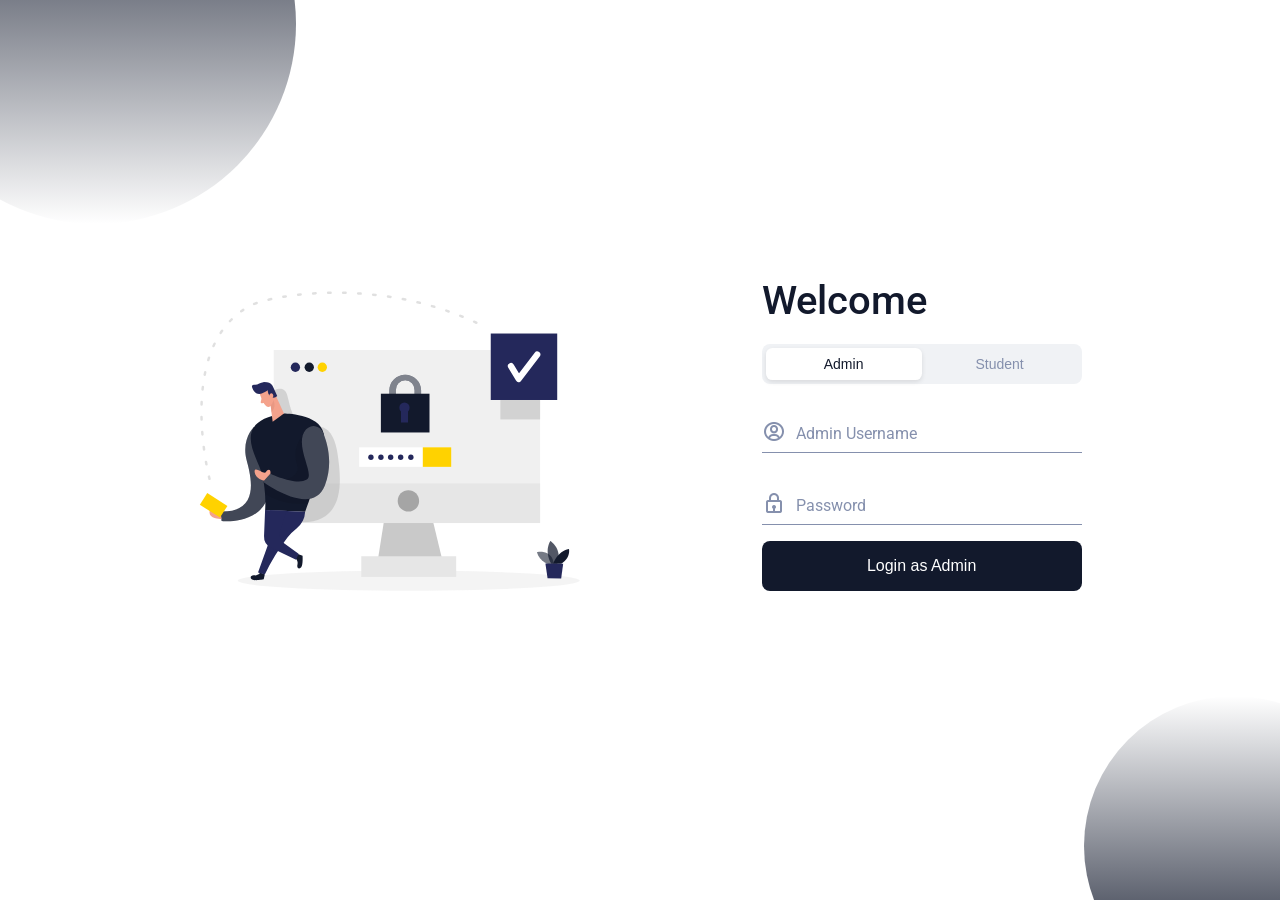
<file: frontend/index.html>
<!DOCTYPE html>
<html lang="en">
    <head>
        <meta charset="UTF-8">
        <meta name="viewport" content="width=device-width, initial-scale=1.0">

        <!-- ===== CSS ===== -->
        <link rel="stylesheet" href="assets/css/styles.css?v=2">

        <!-- ===== BOX ICONS ===== -->
        <link href='https://cdn.jsdelivr.net/npm/boxicons@2.0.5/css/boxicons.min.css' rel='stylesheet'>

        <title>Student Management System - Login</title>  
    </head>
    <body>
        <div class="l-form">
            <div class="shape1"></div>
            <div class="shape2"></div>

            <div class="form">
                <img src="assets/img/authentication.svg" alt="Authentication" class="form__img">

                <form onsubmit="handleLogin(event)" class="form__content">
                    <h1 class="form__title">Welcome</h1>

                    <!-- Admin / Student Role Selector -->
                    <div class="role-tabs">
                        <button type="button" id="adminTab" class="role-tab active" onclick="switchRole('admin')">Admin</button>
                        <button type="button" id="studentTab" class="role-tab" onclick="switchRole('student')">Student</button>
                    </div>

                    <!-- Inline Error Alert Banner -->
                    <div id="loginError" class="login-error-banner" style="display: none;"></div>

                    <div class="form__div form__div-one">
                        <div class="form__icon">
                            <i class='bx bx-user-circle'></i>
                        </div>

                        <div class="form__div-input">
                            <label for="userInput" class="form__label" id="usernameLabel">Admin Username</label>
                            <input type="text" id="userInput" class="form__input" required autocomplete="username">
                        </div>
                    </div>

                    <div class="form__div">
                        <div class="form__icon">
                            <i class='bx bx-lock' ></i>
                        </div>

                        <div class="form__div-input">
                            <label for="passInput" class="form__label">Password</label>
                            <input type="password" id="passInput" class="form__input" required autocomplete="current-password">
                        </div>
                    </div>

                    <input type="submit" class="form__button" id="loginButton" value="Login as Admin">
                </form>
            </div>
        </div>
        
        <!-- ===== API & MAIN JS ===== -->
        <script src="assets/js/api.js?v=4"></script>
        <script src="assets/js/main.js?v=2"></script>
    </body>
</html>
</file>
<file: frontend/assets/css/styles.css>
/*===== GOOGLE FONTS =====*/
@import url("https://fonts.googleapis.com/css2?family=Roboto:wght@400;500&display=swap");

/*===== VARIABLES CSS =====*/

/*=== Colores ===*/
:root{
    --first-color: #12192C;
    --text-color: #8590AD;
}

/*=== Fuente y tipografia ===*/
:root{
    --body-font: 'Roboto', sans-serif;
    --big-font-size: 2rem;
    --normal-font-size: 0.938rem;
    --smaller-font-size: 0.875rem;
}
@media screen and (min-width: 768px){
    :root{
        --big-font-size: 2.5rem;
        --normal-font-size: 1rem;
    }  
}

/*===== BASE =====*/
*,::before,::after{
    box-sizing: border-box;
}
body{
    margin: 0;
    padding: 0;
    font-family: var(--body-font);
    color: var(--first-color);
}
h1{
    margin: 0;
}
a{
    text-decoration: none;
}
img{
    max-width: 100%;
    height: auto;
}
/*===== FORM =====*/
.l-form{
    position: relative;
    height: 100vh;
    overflow: hidden;
}

/*=== Shapes ===*/
.shape1,
.shape2{
    position: absolute;
    width: 200px;
    height: 200px;
    border-radius: 50%;
}
.shape1{
    top: -7rem;
    left: -3.5rem;
    background: linear-gradient(180deg, var(--first-color) 0%, rgba(196,196,196,0) 100%);
}
.shape2{
    bottom: -6rem;
    right: -5.5rem;
    background: linear-gradient(180deg, var(--first-color) 0%, rgba(196,196,196,0) 100%);
    transform: rotate(180deg);
}
/*=== Form ===*/
.form{
    height: 100vh;
    display: grid;
    justify-content: center;
    align-items: center;
    padding: 0 1rem;
}
.form__content{
    width: 290px;
}
.form__img{
    display: none;
}
.form__title{
    font-size: var(--big-font-size);
    font-weight: 500;
    margin-bottom: 1.2rem;
}

/* Role Switcher */
.role-tabs {
    display: flex;
    background: #f0f2f5;
    border-radius: .5rem;
    padding: 4px;
    margin-bottom: 2rem;
}

.role-tab {
    flex: 1;
    border: none;
    background: transparent;
    padding: 8px;
    border-radius: .4rem;
    font-size: var(--smaller-font-size);
    font-weight: 500;
    color: var(--text-color);
    cursor: pointer;
    transition: .3s;
}

.role-tab.active {
    background: #fff;
    color: var(--first-color);
    box-shadow: 0 2px 5px rgba(0,0,0,0.1);
}

.login-error-banner {
    background: rgba(239, 83, 80, 0.12);
    border: 1px solid rgba(239, 83, 80, 0.35);
    color: #ef5350;
    padding: 10px 14px;
    border-radius: .5rem;
    font-size: .85rem;
    margin-bottom: 1.25rem;
    text-align: center;
    line-height: 1.4;
    animation: fadeIn 0.25s ease;
}

@keyframes fadeIn {
    from { opacity: 0; transform: translateY(-4px); }
    to { opacity: 1; transform: translateY(0); }
}

.form__div{
    position: relative;
    display: grid;
    grid-template-columns: 7% 93%;
    margin-bottom: 1rem;
    padding: .25rem 0;
    border-bottom: 1px solid var(--text-color);
}
/*=== Div focus ===*/
.form__div.focus{
    border-bottom: 1px solid var(--first-color);
}

.form__div-one{
    margin-bottom: 2.2rem;
}

.form__icon{
    font-size: 1.5rem;
    color: var(--text-color);
    transition: .3s;
}
/*=== Icon focus ===*/
.form__div.focus .form__icon{
    color: var(--first-color);
}

.form__label{
    display: block;
    position: absolute;
    left: .75rem;
    top: .25rem;
    font-size: var(--normal-font-size);
    color: var(--text-color);
    transition: .3s;
}
/*=== Label focus ===*/
.form__div.focus .form__label{
    top: -1.5rem;
    font-size: .875rem;
    color: var(--first-color);
}

.form__div-input{
    position: relative;
}
.form__input{
    position: absolute;
    top: 0;
    left: 0;
    width: 100%;
    height: 100%;
    border: none;
    outline: none;
    background: none;
    padding: .5rem .75rem;
    font-size: 1.2rem;
    color: var(--first-color);
    transition: .3s;
}
.form__forgot{
    display: block;
    text-align: right;
    margin-bottom: 1.8rem;
    font-size: var(--normal-font-size);
    color: var(--text-color);
    font-weight: 500;
    transition: .5s;
}
.form__forgot:hover{
    color: var(--first-color);
    transition: .5s;
}
.form__button{
    width: 100%;
    padding: 1rem;
    font-size: var(--normal-font-size);
    outline: none;
    border: none;
    margin-bottom: 2rem;
    background-color: var(--first-color);
    color: #fff;
    border-radius: .5rem;
    cursor: pointer;
    transition: .3s;
}
.form__button:hover{
    box-shadow: 0px 15px 36px rgba(0,0,0,.15);
}

/*=== Form social===*/
.form__social{
    text-align: center;
}
.form__social-text{
    display: block;
    font-size: var(--normal-font-size);
    margin-bottom: 1rem;
}
.form__social-icon{
    display: inline-flex;
    justify-content: center;
    align-items: center;
    width: 30px;
    height: 30px;
    margin-right: 1rem;
    padding: .5rem;
    background-color: var(--text-color);
    color: #fff;
    font-size: 1.25rem;
    border-radius: 50%;
}
.form__social-icon:hover{
    background-color: var(--first-color);
}

/*===== MEDIA QUERIES =====*/
@media screen and (min-width: 968px){
    .shape1{
        width: 400px;
        height: 400px;
        top: -11rem;
        left: -6.5rem;
    }
    .shape2{
        width: 300px;
        height: 300px;
        right: -6.5rem;
    }

    .form{
        grid-template-columns: 1.5fr 1fr;
        padding: 0 2rem;
    }
    .form__content{
        width: 320px;
    }
    .form__img{
        display: block;
        width: 500px;
        max-width: 90%;
        justify-self: center;
    }
}
</file>
